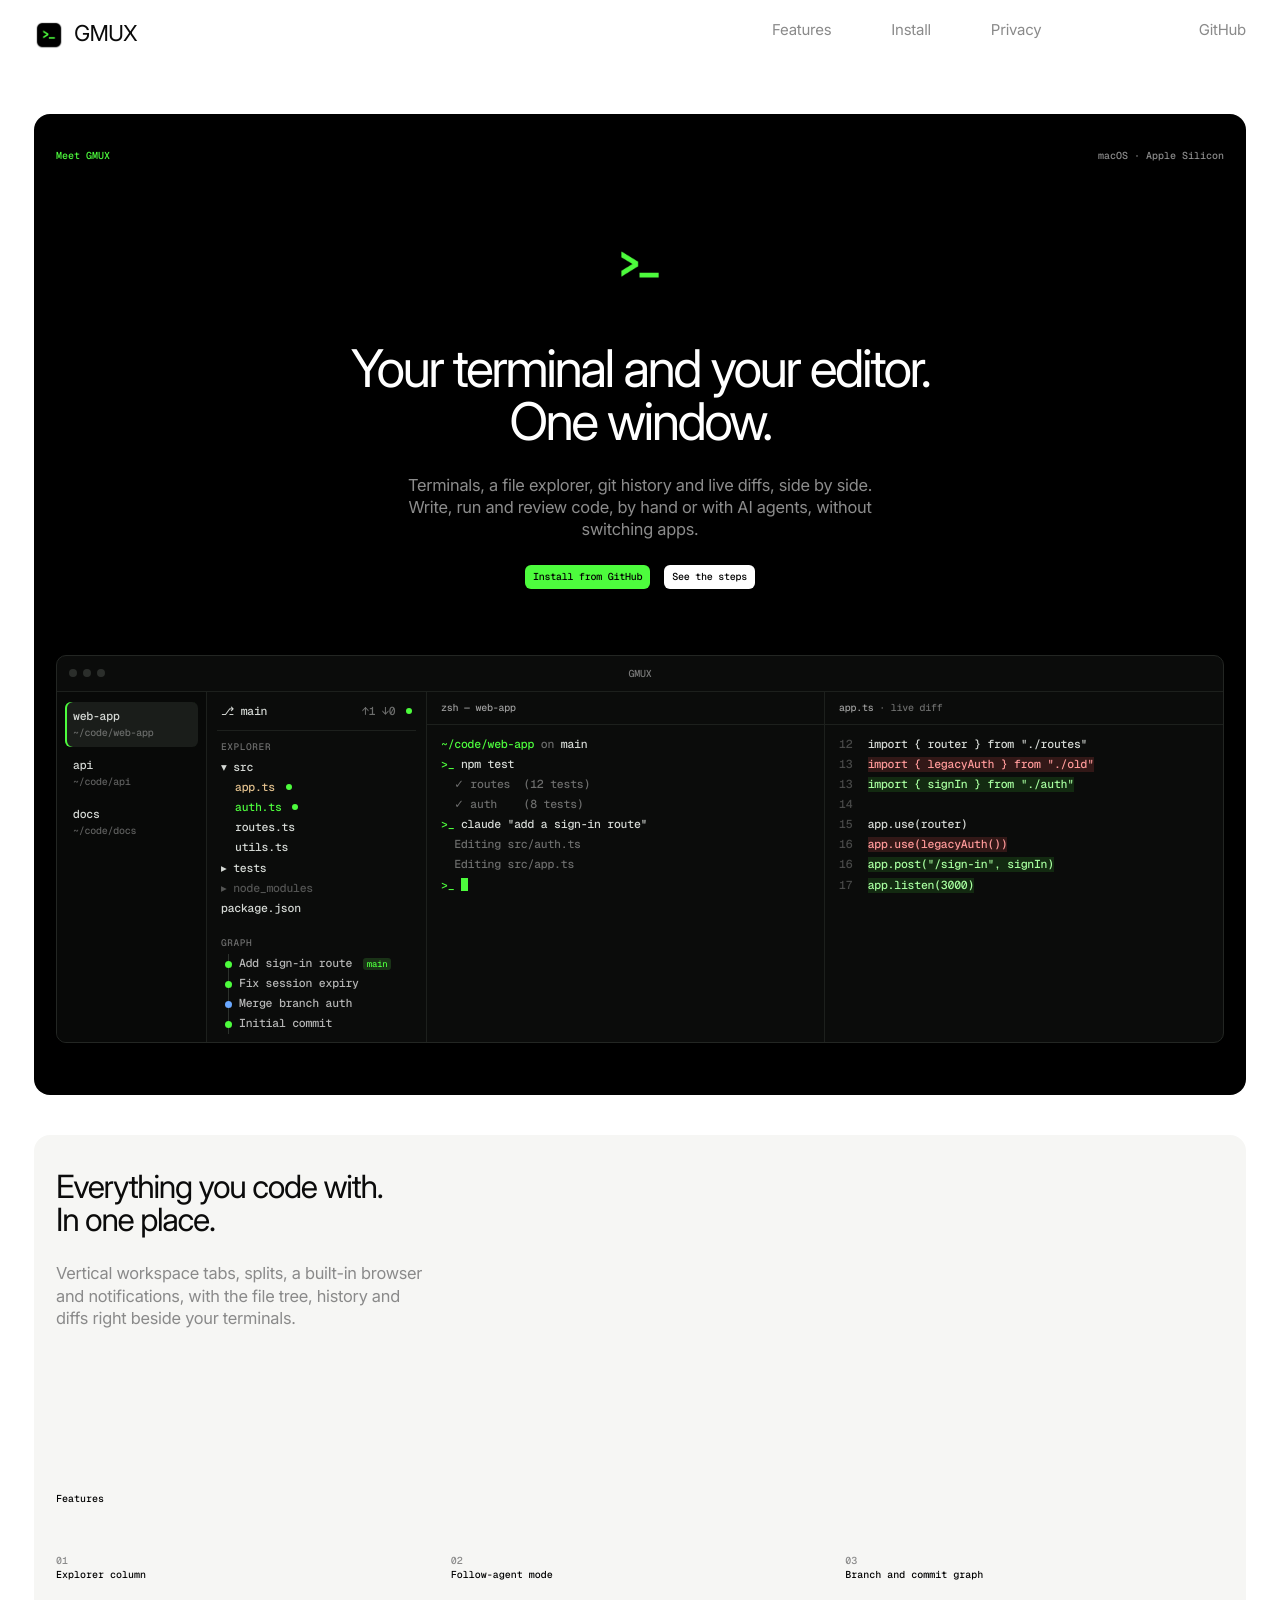
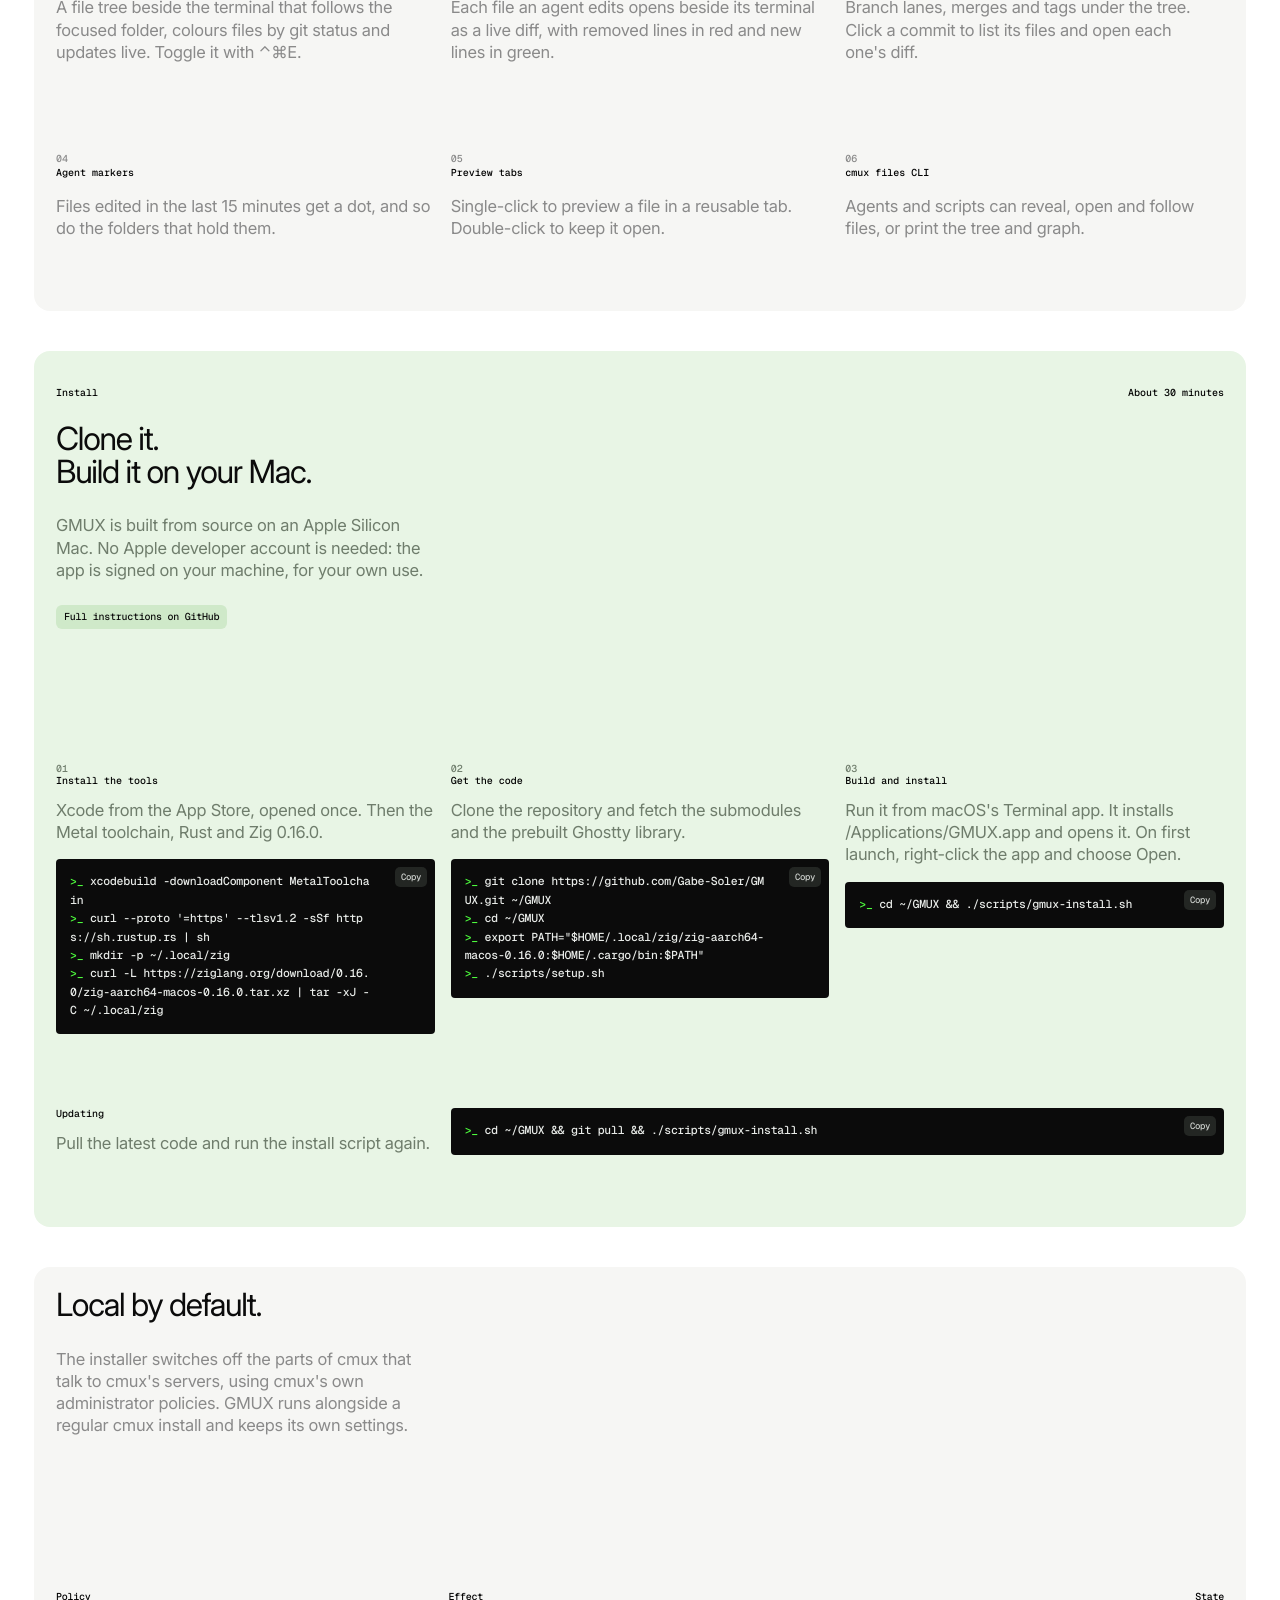
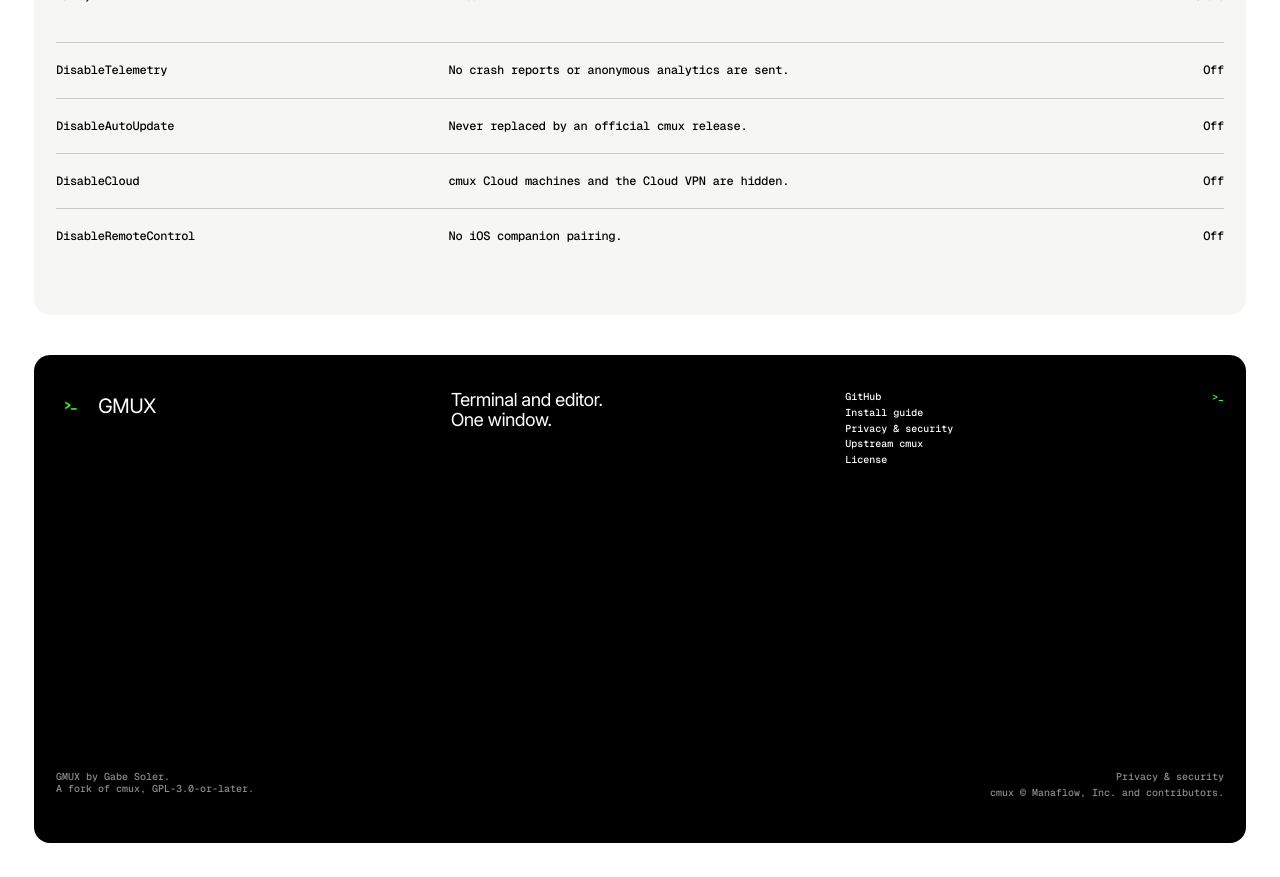
<file: index.html>
<!doctype html>
<html lang="en">
<head>
<meta charset="utf-8">
<meta name="viewport" content="width=device-width, initial-scale=1, viewport-fit=cover">
<title>GMUX</title>
<meta name="description" content="GMUX brings your terminal and your editor into one macOS window: terminals, a file explorer, git history and live diffs. Clone it from GitHub and build it on your Mac.">
<link rel="icon" type="image/png" href="favicon.png">
<link rel="apple-touch-icon" href="icon.png">
<meta property="og:title" content="GMUX">
<meta property="og:description" content="Your terminal and your editor. One window.">
<meta property="og:image" content="icon.png">
<link rel="preconnect" href="https://fonts.googleapis.com">
<link rel="preconnect" href="https://fonts.gstatic.com" crossorigin>
<link rel="stylesheet" href="https://fonts.googleapis.com/css2?family=Inter:opsz,wght@14..32,400;14..32,500&family=Geist+Mono:wght@500&display=swap">
<link rel="stylesheet" href="tokens.css">
<link rel="stylesheet" href="components.css">
<link rel="stylesheet" href="gmux.css">
<script>document.documentElement.classList.add('g-js')</script>
</head>
<body class="g-root">
<div class="g-site">

  <header class="g-header g-grid">
    <a class="g-logo" href="#"><img class="gmux-logo-img" src="icon.png" alt="">GMUX</a>
    <nav><a class="g-link" href="#features">Features</a><a class="g-link" href="#install">Install</a><a class="g-link" href="#privacy">Privacy</a></nav>
    <a class="g-header-end g-link" href="https://github.com/Gabe-Soler/GMUX">GitHub</a>
    <a class="g-burger" href="https://github.com/Gabe-Soler/GMUX" aria-label="GitHub" style="font-size:13.5px;color:var(--g-text)">GitHub</a>
  </header>

  <main class="g-stack">

    <!-- 1. hero: black card, text in the first third, terminal across thirds 2–3 -->
    <section class="g-card g-card--navy g-card--tall g-reveal">
      <div class="g-row g-ticks"><i class="g-tick"></i><i class="g-tick"></i><i class="g-tick"></i><i class="g-tick"></i></div>
      <div class="g-row g-row--tight g-grid">
        <p class="g-eyebrow g-green g-t1 g-m-l g-fade" style="--i:0">Meet GMUX</p>
        <p class="g-eyebrow g-t3 g-m-r g-end g-fade" style="--i:1;color:var(--g-on-dark-faded)">macOS · Apple Silicon</p>
      </div>
      <div class="g-row gmux-hero-head">
        <img class="gmux-big-icon g-fade" style="--i:0" src="icon.png" alt="GMUX app icon">
        <h1 class="g-xxl gmux-hero-title g-fade" style="--i:1">Your terminal and your editor.<br>One window.</h1>
        <p class="g-body gmux-hero-body g-fade" style="--i:2">Terminals, a file explorer, git history and live diffs, side by side. Write, run and review code, by hand or with AI agents, without switching apps.</p>
        <div class="g-actions gmux-hero-actions g-fade" style="--i:3">
          <a class="g-chip g-chip--green" href="https://github.com/Gabe-Soler/GMUX#run-gmux-locally">Install from GitHub</a>
          <a class="g-chip g-chip--white" href="#install">See the steps</a>
        </div>
      </div>
      <div class="g-row g-fade" style="--i:4">
        <!-- drawn app window: workspaces · explorer + graph · terminal · diff -->
        <div class="gmux-app" role="img" aria-label="The GMUX window: workspace tabs, a file explorer with git status, a terminal and a live diff, side by side">
          <div class="gmux-app-bar"><span class="gmux-dots"><i></i><i></i><i></i></span><span>GMUX</span><span></span></div>
          <div class="gmux-app-body">
            <aside class="gx-tabs">
              <div class="gx-tab is-on"><b>web-app</b><span>~/code/web-app</span></div>
              <div class="gx-tab"><b>api</b><span>~/code/api</span></div>
              <div class="gx-tab"><b>docs</b><span>~/code/docs</span></div>
            </aside>
            <aside class="gx-explorer">
              <div class="gx-branch"><span>⎇ main</span><span class="gx-dim">↑1 ↓0 <i class="gx-dot"></i></span></div>
              <div class="gx-head">Explorer</div>
              <div class="gx-row">▾ src</div>
              <div class="gx-row gx-in gx-mod">app.ts <i class="gx-dot"></i></div>
              <div class="gx-row gx-in gx-new">auth.ts <i class="gx-dot"></i></div>
              <div class="gx-row gx-in">routes.ts</div>
              <div class="gx-row gx-in">utils.ts</div>
              <div class="gx-row">▸ tests</div>
              <div class="gx-row gx-ign">▸ node_modules</div>
              <div class="gx-row">package.json</div>
              <div class="gx-head" style="margin-top:14px">Graph</div>
              <div class="gx-row gx-graph"><i class="gx-n"></i>Add sign-in route <span class="gx-tag">main</span></div>
              <div class="gx-row gx-graph"><i class="gx-n"></i>Fix session expiry</div>
              <div class="gx-row gx-graph"><i class="gx-n gx-n2"></i>Merge branch auth</div>
              <div class="gx-row gx-graph"><i class="gx-n"></i>Initial commit</div>
            </aside>
            <section class="gx-term">
              <div class="gx-pane-head">zsh — web-app</div>
<pre><span class="gx-g">~/code/web-app</span> <span class="gx-dim">on</span> main
<span class="gx-g">&gt;_</span> npm test
<span class="gx-dim">  ✓ routes  (12 tests)</span>
<span class="gx-dim">  ✓ auth    (8 tests)</span>
<span class="gx-g">&gt;_</span> claude "add a sign-in route"
<span class="gx-dim">  Editing src/auth.ts</span>
<span class="gx-dim">  Editing src/app.ts</span>
<span class="gx-g">&gt;_</span> <span class="gmux-cursor"></span></pre>
            </section>
            <section class="gx-diff">
              <div class="gx-pane-head">app.ts <span class="gx-dim">· live diff</span></div>
<pre><span class="gx-ln">12</span> import { router } from "./routes"
<span class="gx-ln">13</span> <span class="gx-del">import { legacyAuth } from "./old"</span>
<span class="gx-ln">13</span> <span class="gx-add">import { signIn } from "./auth"</span>
<span class="gx-ln">14</span>
<span class="gx-ln">15</span> app.use(router)
<span class="gx-ln">16</span> <span class="gx-del">app.use(legacyAuth())</span>
<span class="gx-ln">16</span> <span class="gx-add">app.post("/sign-in", signIn)</span>
<span class="gx-ln">17</span> <span class="gx-add">app.listen(3000)</span></pre>
            </section>
          </div>
        </div>
      </div>
      <div class="g-row g-ticks"><i class="g-tick"></i><i class="g-tick"></i><i class="g-tick"></i><i class="g-tick"></i></div>
    </section>

    <!-- 2. features trio -->
    <section id="features" class="g-card g-reveal">
      <div class="g-row g-ticks"><i class="g-tick"></i><i class="g-tick"></i><i class="g-tick"></i><i class="g-tick"></i></div>
      <div class="g-row g-row--tight g-grid">
        <div class="g-t1">
          <h2 class="g-title g-fade" style="--i:0">Everything you code with.<br>In one place.</h2>
          <p class="g-body g-fade" style="--i:1">Vertical workspace tabs, splits, a built-in browser and notifications, with the file tree, history and diffs right beside your terminals.</p>
        </div>
      </div>
      <div class="g-row g-ticks" style="padding-top:calc(150 * var(--g-u))"><i class="g-tick"></i><i class="g-tick"></i><i class="g-tick"></i><i class="g-tick"></i></div>
      <div class="g-row g-row--tight"><p class="g-eyebrow">Features</p></div>
      <div class="g-row g-grid" style="padding-top:calc(50 * var(--g-u))">
        <article class="g-t1 g-feature g-fade" style="--i:0"><p class="g-mono g-num">01</p><p class="g-mono">Explorer column</p><p class="g-body" style="max-width:none">A file tree beside the terminal that follows the focused folder, colours files by git status and updates live. Toggle it with ⌃⌘E.</p></article>
        <article class="g-t2 g-feature g-fade" style="--i:1"><p class="g-mono g-num">02</p><p class="g-mono">Follow-agent mode</p><p class="g-body" style="max-width:none">Each file an agent edits opens beside its terminal as a live diff, with removed lines in red and new lines in green.</p></article>
        <article class="g-t3 g-feature g-fade" style="--i:2"><p class="g-mono g-num">03</p><p class="g-mono">Branch and commit graph</p><p class="g-body" style="max-width:none">Branch lanes, merges and tags under the tree. Click a commit to list its files and open each one's diff.</p></article>
      </div>
      <div class="g-row g-ticks" style="padding-top:calc(60 * var(--g-u))"><i class="g-tick"></i><i class="g-tick"></i><i class="g-tick"></i><i class="g-tick"></i></div>
      <div class="g-row g-grid" style="padding-top:calc(30 * var(--g-u))">
        <article class="g-t1 g-feature g-fade" style="--i:0"><p class="g-mono g-num">04</p><p class="g-mono">Agent markers</p><p class="g-body" style="max-width:none">Files edited in the last 15 minutes get a dot, and so do the folders that hold them.</p></article>
        <article class="g-t2 g-feature g-fade" style="--i:1"><p class="g-mono g-num">05</p><p class="g-mono">Preview tabs</p><p class="g-body" style="max-width:none">Single-click to preview a file in a reusable tab. Double-click to keep it open.</p></article>
        <article class="g-t3 g-feature g-fade" style="--i:2"><p class="g-mono g-num">06</p><p class="g-mono">cmux files CLI</p><p class="g-body" style="max-width:none">Agents and scripts can reveal, open and follow files, or print the tree and graph.</p></article>
      </div>
      <div class="g-row g-ticks" style="padding-top:calc(50 * var(--g-u))"><i class="g-tick"></i><i class="g-tick"></i><i class="g-tick"></i><i class="g-tick"></i></div>
    </section>

    <!-- 3. install: pale green card, three steps on the thirds -->
    <section id="install" class="g-card g-card--mist g-reveal">
      <div class="g-row g-ticks"><i class="g-tick"></i><i class="g-tick"></i><i class="g-tick"></i><i class="g-tick"></i></div>
      <div class="g-row g-row--tight g-grid">
        <p class="g-eyebrow g-t1 g-m-l">Install</p><p class="g-eyebrow g-t3 g-m-r g-end">About 30 minutes</p>
        <div class="g-t1" style="margin-top:calc(-16 * var(--g-u))">
          <h2 class="g-title g-fade" style="--i:0">Clone it.<br>Build it on your Mac.</h2>
          <p class="g-body g-fade" style="--i:1">GMUX is built from source on an Apple Silicon Mac. No Apple developer account is needed: the app is signed on your machine, for your own use.</p>
          <div class="g-actions g-fade" style="--i:2;margin-top:24px"><a class="g-chip" href="https://github.com/Gabe-Soler/GMUX#run-gmux-locally">Full instructions on GitHub</a></div>
        </div>
      </div>
      <div class="g-row g-ticks" style="padding-top:calc(120 * var(--g-u))"><i class="g-tick"></i><i class="g-tick"></i><i class="g-tick"></i><i class="g-tick"></i></div>
      <div class="g-row g-row--tight g-grid">
        <article class="g-t1 g-fade" style="--i:0">
          <p class="g-mono" style="color:var(--g-text-mist)">01</p><p class="g-mono">Install the tools</p>
          <p class="g-body" style="max-width:none;margin-top:12px">Xcode from the App Store, opened once. Then the Metal toolchain, Rust and Zig 0.16.0.</p>
          <div class="gmux-code"><button class="gmux-copy" type="button">Copy</button><pre><span class="p">&gt;_</span> xcodebuild -downloadComponent MetalToolchain
<span class="p">&gt;_</span> curl --proto '=https' --tlsv1.2 -sSf https://sh.rustup.rs | sh
<span class="p">&gt;_</span> mkdir -p ~/.local/zig
<span class="p">&gt;_</span> curl -L https://ziglang.org/download/0.16.0/zig-aarch64-macos-0.16.0.tar.xz | tar -xJ -C ~/.local/zig</pre></div>
        </article>
        <article class="g-t2 g-fade" style="--i:1">
          <p class="g-mono" style="color:var(--g-text-mist)">02</p><p class="g-mono">Get the code</p>
          <p class="g-body" style="max-width:none;margin-top:12px">Clone the repository and fetch the submodules and the prebuilt Ghostty library.</p>
          <div class="gmux-code"><button class="gmux-copy" type="button">Copy</button><pre><span class="p">&gt;_</span> git clone https://github.com/Gabe-Soler/GMUX.git ~/GMUX
<span class="p">&gt;_</span> cd ~/GMUX
<span class="p">&gt;_</span> export PATH="$HOME/.local/zig/zig-aarch64-macos-0.16.0:$HOME/.cargo/bin:$PATH"
<span class="p">&gt;_</span> ./scripts/setup.sh</pre></div>
        </article>
        <article class="g-t3 g-fade" style="--i:2">
          <p class="g-mono" style="color:var(--g-text-mist)">03</p><p class="g-mono">Build and install</p>
          <p class="g-body" style="max-width:none;margin-top:12px">Run it from macOS's Terminal app. It installs /Applications/GMUX.app and opens it. On first launch, right-click the app and choose Open.</p>
          <div class="gmux-code"><button class="gmux-copy" type="button">Copy</button><pre><span class="p">&gt;_</span> cd ~/GMUX &amp;&amp; ./scripts/gmux-install.sh</pre></div>
        </article>
      </div>
      <div class="g-row g-ticks" style="padding-top:calc(60 * var(--g-u))"><i class="g-tick"></i><i class="g-tick"></i><i class="g-tick"></i><i class="g-tick"></i></div>
      <div class="g-row g-row--tight g-grid">
        <div class="g-t1"><p class="g-mono">Updating</p><p class="g-body" style="margin-top:12px">Pull the latest code and run the install script again.</p></div>
        <div class="g-t23"><div class="gmux-code" style="margin-top:0"><button class="gmux-copy" type="button">Copy</button><pre><span class="p">&gt;_</span> cd ~/GMUX &amp;&amp; git pull &amp;&amp; ./scripts/gmux-install.sh</pre></div></div>
      </div>
      <div class="g-row g-ticks" style="padding-top:calc(50 * var(--g-u))"><i class="g-tick"></i><i class="g-tick"></i><i class="g-tick"></i><i class="g-tick"></i></div>
    </section>

    <!-- 4. privacy: table of policies the installer turns on -->
    <section id="privacy" class="g-card g-reveal">
      <div class="g-row g-grid">
        <div class="g-t1"><i class="g-tick"></i><h2 class="g-title g-fade" style="--i:0">Local by default.</h2><p class="g-body g-fade" style="--i:1">The installer switches off the parts of cmux that talk to cmux's servers, using cmux's own administrator policies. GMUX runs alongside a regular cmux install and keeps its own settings.</p></div>
      </div>
      <div class="g-row g-ticks" style="padding-top:calc(140 * var(--g-u))"><i class="g-tick"></i><i class="g-tick"></i><i class="g-tick"></i><i class="g-tick"></i></div>
      <div class="g-row g-row--tight">
        <table class="g-table">
          <colgroup><col style="width:33.6%"><col><col style="width:8%"></colgroup>
          <thead><tr><th>Policy</th><th>Effect</th><th>State</th></tr></thead>
          <tbody>
            <tr><td>DisableTelemetry</td><td>No crash reports or anonymous analytics are sent.</td><td>Off</td></tr>
            <tr><td>DisableAutoUpdate</td><td>Never replaced by an official cmux release.</td><td>Off</td></tr>
            <tr><td>DisableCloud</td><td>cmux Cloud machines and the Cloud VPN are hidden.</td><td>Off</td></tr>
            <tr><td>DisableRemoteControl</td><td>No iOS companion pairing.</td><td>Off</td></tr>
          </tbody>
        </table>
      </div>
      <div class="g-row g-ticks" style="padding-top:calc(30 * var(--g-u))"><i class="g-tick"></i><i class="g-tick"></i><i class="g-tick"></i><i class="g-tick"></i></div>
    </section>

  </main>

  <footer class="g-card g-card--navy g-footer g-on-dark">
    <div class="g-row g-ticks"><i class="g-tick"></i><i class="g-tick"></i><i class="g-tick"></i><i class="g-tick"></i></div>
    <div class="g-row g-row--tight g-grid">
      <div class="g-t1 g-col" style="display:flex;align-items:flex-start;gap:12px"><img class="gmux-logo-img" src="icon.png" alt=""><span class="g-l" style="font-size:20px;color:#fff;line-height:30px">GMUX</span></div>
      <div class="g-t2 g-col"><p class="g-l">Terminal and editor.<br>One window.</p></div>
      <div class="g-t3a g-col g-mono">
        <a class="g-link" href="https://github.com/Gabe-Soler/GMUX">GitHub</a>
        <a class="g-link" href="https://github.com/Gabe-Soler/GMUX#run-gmux-locally">Install guide</a>
        <a class="g-link" href="privacy.html">Privacy &amp; security</a>
        <a class="g-link" href="https://github.com/manaflow-ai/cmux">Upstream cmux</a>
        <a class="g-link" href="https://github.com/Gabe-Soler/GMUX/blob/main/LICENSE">License</a>
      </div>
      <div class="g-t3b g-col g-mono g-end"><a class="g-link g-green" href="https://github.com/Gabe-Soler/GMUX">&gt;_</a></div>
    </div>
    <div class="g-row g-grid" style="padding-top:clamp(60px, calc(200 * var(--g-u)), 200px)">
      <p class="g-mono g-faded g-t1 g-m-l">GMUX by Gabe Soler.<br>A fork of cmux, GPL-3.0-or-later.</p>
      <p class="g-mono g-faded g-t3 g-m-r g-end"><a class="g-link" href="privacy.html">Privacy &amp; security</a>cmux © Manaflow, Inc. and contributors.</p>
    </div>
    <div class="g-row g-ticks"><i class="g-tick"></i><i class="g-tick"></i><i class="g-tick"></i><i class="g-tick"></i></div>
  </footer>
</div>

<script>
(() => {
  // reveal: fade cards in, stagger text, draw ticks left to right
  const els = document.querySelectorAll('.g-reveal');
  document.querySelectorAll('.g-reveal .g-ticks').forEach(r => r.querySelectorAll('.g-tick').forEach((t, i) => t.style.setProperty('--i', i)));
  if (!('IntersectionObserver' in window)) { els.forEach(e => e.classList.add('is-in')); }
  else {
    const io = new IntersectionObserver(es => es.forEach(e => { if (e.isIntersecting) { e.target.classList.add('is-in'); io.unobserve(e.target); } }), { threshold: .1 });
    els.forEach(e => io.observe(e));
  }
  // copy buttons: copy the commands without the >_ prompts
  document.querySelectorAll('.gmux-copy').forEach(btn => btn.addEventListener('click', async () => {
    const text = btn.nextElementSibling.textContent.split('\n').map(l => l.replace(/^>_\s*/, '')).join('\n');
    try { await navigator.clipboard.writeText(text); btn.textContent = 'Copied'; }
    catch { btn.textContent = 'Select'; }
    setTimeout(() => { btn.textContent = 'Copy'; }, 1400);
  }));
})();
</script>
</body>
</html>
</file>
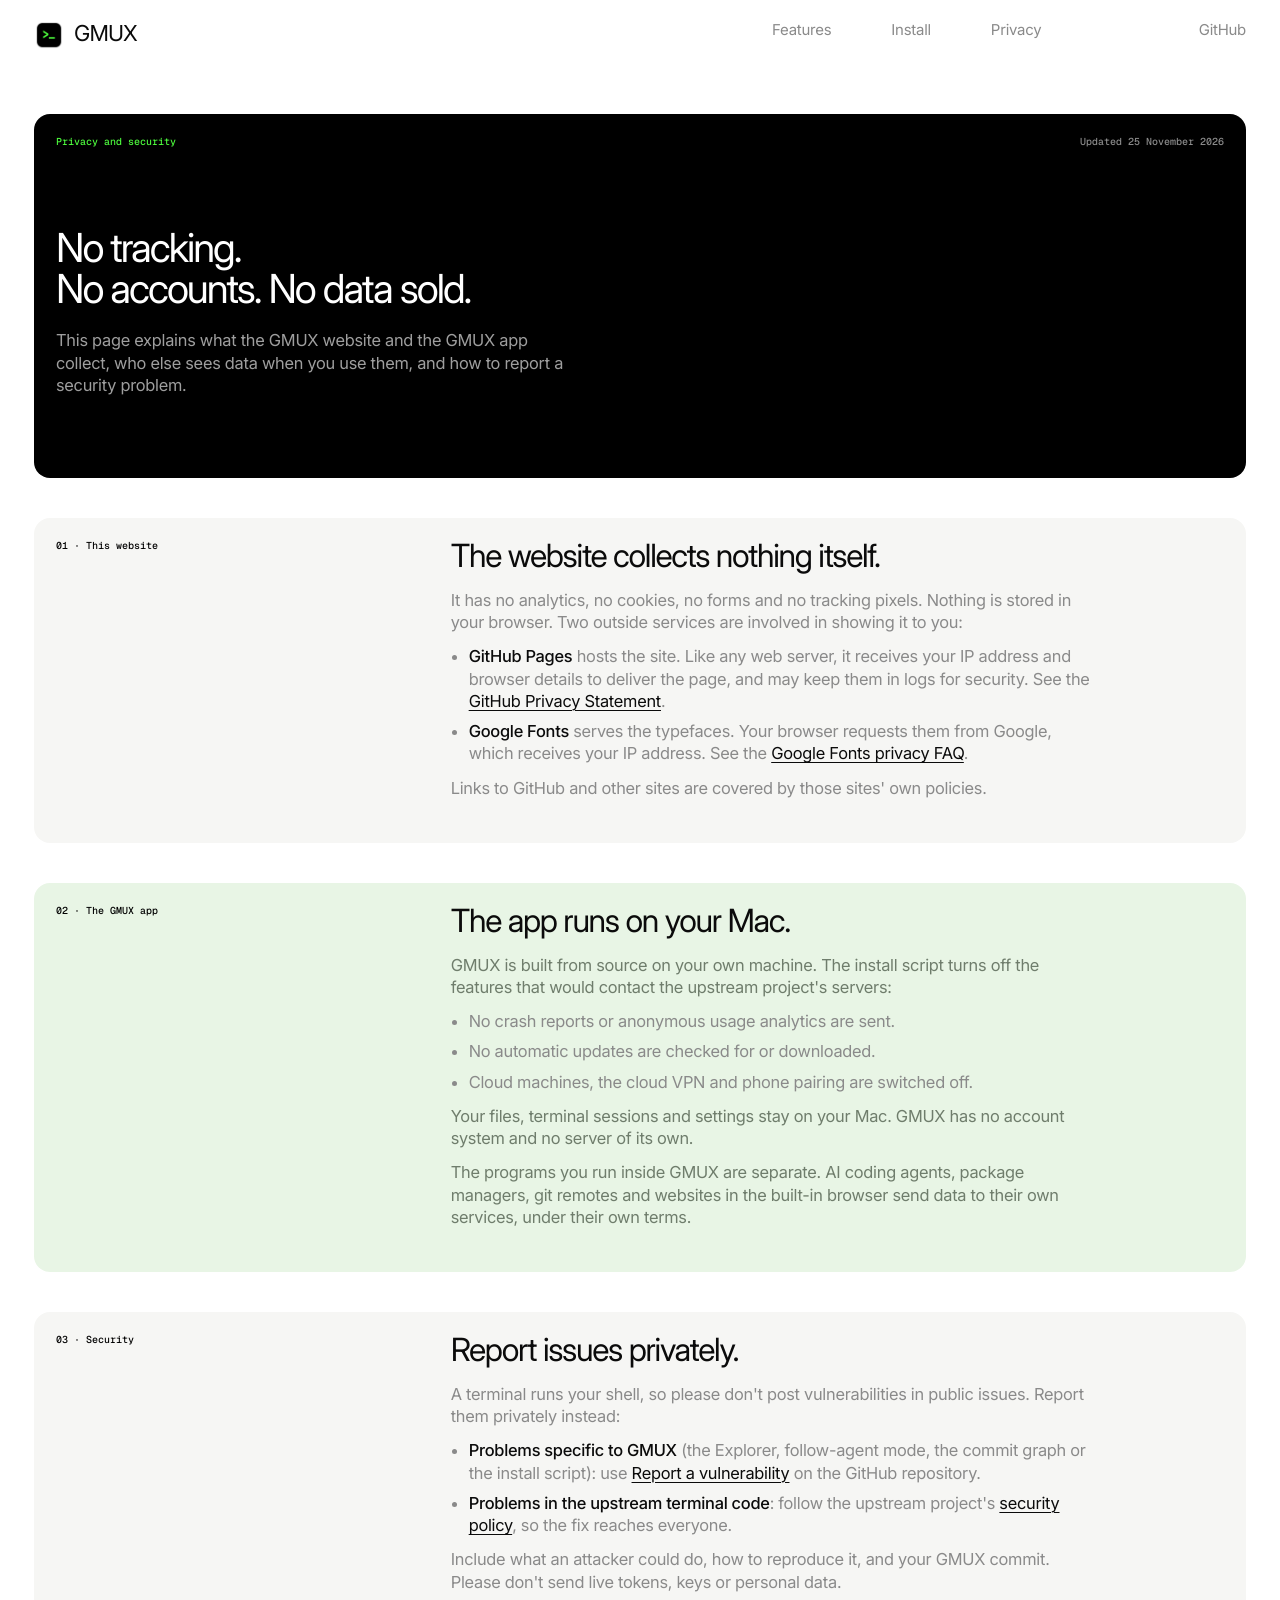
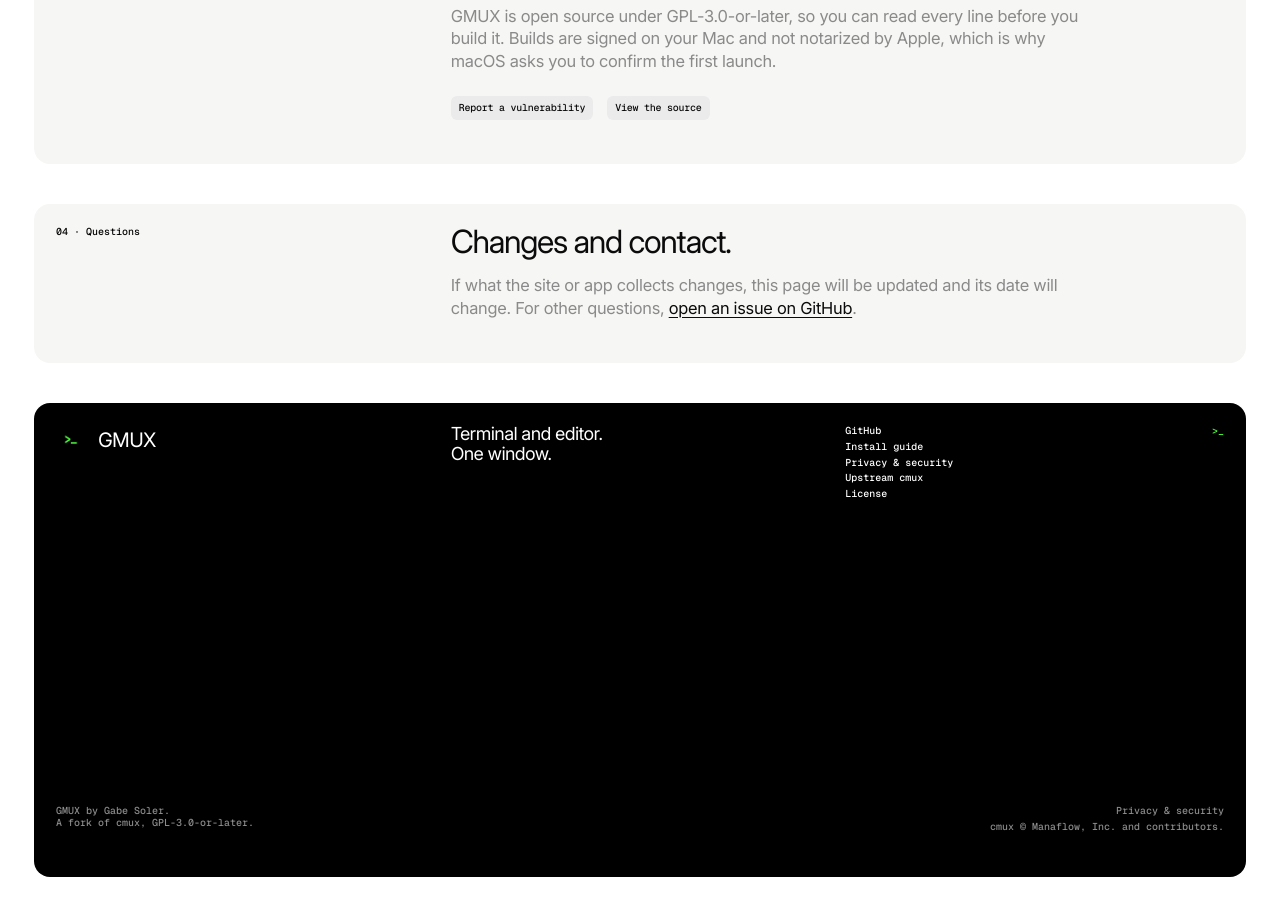
<file: privacy.html>
<!doctype html>
<html lang="en">
<head>
<meta charset="utf-8">
<meta name="viewport" content="width=device-width, initial-scale=1, viewport-fit=cover">
<title>Privacy and security · GMUX</title>
<meta name="description" content="What the GMUX website and app collect, and how to report a security issue.">
<link rel="icon" type="image/png" href="favicon.png">
<link rel="preconnect" href="https://fonts.googleapis.com">
<link rel="preconnect" href="https://fonts.gstatic.com" crossorigin>
<link rel="stylesheet" href="https://fonts.googleapis.com/css2?family=Inter:opsz,wght@14..32,400;14..32,500&family=Geist+Mono:wght@500&display=swap">
<link rel="stylesheet" href="tokens.css">
<link rel="stylesheet" href="components.css">
<link rel="stylesheet" href="gmux.css">
<style>
  .gp-section h2 { margin-bottom: 16px; }
  .gp-section .g-body { max-width: 640px; margin-top: 12px; }
  .gp-section ul { margin: 12px 0 0; padding-left: 18px; color: var(--g-text); max-width: 640px; }
  .gp-section li { margin-bottom: 8px; line-height: var(--g-lh-s); }
  .gp-section a:not(.g-chip) { color: var(--g-ink); text-decoration: underline; text-underline-offset: 3px; text-decoration-thickness: 1px; }
</style>
</head>
<body class="g-root">
<div class="g-site">

  <header class="g-header g-grid">
    <a class="g-logo" href="./"><img class="gmux-logo-img" src="icon.png" alt="">GMUX</a>
    <nav><a class="g-link" href="./#features">Features</a><a class="g-link" href="./#install">Install</a><a class="g-link" href="./#privacy">Privacy</a></nav>
    <a class="g-header-end g-link" href="https://github.com/Gabe-Soler/GMUX">GitHub</a>
    <a class="g-burger" href="./" aria-label="Home" style="font-size:13.5px;color:var(--g-text)">Home</a>
  </header>

  <main class="g-stack">

    <section class="g-card g-card--navy">
      <div class="g-row g-grid">
        <p class="g-eyebrow g-green g-t1 g-m-l">Privacy and security</p>
        <p class="g-eyebrow g-t3 g-m-r g-end" style="color:var(--g-on-dark-faded)">Updated 25 November 2026</p>
      </div>
      <div class="g-row" style="padding-top:80px">
        <h1 class="g-xxl" style="color:#fff">No tracking.<br>No accounts. No data sold.</h1>
        <p class="g-body" style="margin-top:20px;color:rgba(255,255,255,.62);max-width:560px">This page explains what the GMUX website and the GMUX app collect, who else sees data when you use them, and how to report a security problem.</p>
      </div>
      <div class="g-row" style="padding-top:60px"></div>
    </section>

    <section class="g-card gp-section">
      <div class="g-row g-grid">
        <div class="g-t1"><p class="g-mono">01 · This website</p></div>
        <div class="g-t23">
          <h2 class="g-title">The website collects nothing itself.</h2>
          <p class="g-body">It has no analytics, no cookies, no forms and no tracking pixels. Nothing is stored in your browser. Two outside services are involved in showing it to you:</p>
          <ul>
            <li><strong style="font-weight:500;color:var(--g-ink)">GitHub Pages</strong> hosts the site. Like any web server, it receives your IP address and browser details to deliver the page, and may keep them in logs for security. See the <a href="https://docs.github.com/en/site-policy/privacy-policies/github-general-privacy-statement">GitHub Privacy Statement</a>.</li>
            <li><strong style="font-weight:500;color:var(--g-ink)">Google Fonts</strong> serves the typefaces. Your browser requests them from Google, which receives your IP address. See the <a href="https://developers.google.com/fonts/faq/privacy">Google Fonts privacy FAQ</a>.</li>
          </ul>
          <p class="g-body">Links to GitHub and other sites are covered by those sites' own policies.</p>
        </div>
      </div>
      <div class="g-row"></div>
    </section>

    <section class="g-card g-card--mist gp-section">
      <div class="g-row g-grid">
        <div class="g-t1"><p class="g-mono">02 · The GMUX app</p></div>
        <div class="g-t23">
          <h2 class="g-title">The app runs on your Mac.</h2>
          <p class="g-body">GMUX is built from source on your own machine. The install script turns off the features that would contact the upstream project's servers:</p>
          <ul>
            <li>No crash reports or anonymous usage analytics are sent.</li>
            <li>No automatic updates are checked for or downloaded.</li>
            <li>Cloud machines, the cloud VPN and phone pairing are switched off.</li>
          </ul>
          <p class="g-body">Your files, terminal sessions and settings stay on your Mac. GMUX has no account system and no server of its own.</p>
          <p class="g-body">The programs you run inside GMUX are separate. AI coding agents, package managers, git remotes and websites in the built-in browser send data to their own services, under their own terms.</p>
        </div>
      </div>
      <div class="g-row"></div>
    </section>

    <section class="g-card gp-section">
      <div class="g-row g-grid">
        <div class="g-t1"><p class="g-mono">03 · Security</p></div>
        <div class="g-t23">
          <h2 class="g-title">Report issues privately.</h2>
          <p class="g-body">A terminal runs your shell, so please don't post vulnerabilities in public issues. Report them privately instead:</p>
          <ul>
            <li><strong style="font-weight:500;color:var(--g-ink)">Problems specific to GMUX</strong> (the Explorer, follow-agent mode, the commit graph or the install script): use <a href="https://github.com/Gabe-Soler/GMUX/security/advisories/new">Report a vulnerability</a> on the GitHub repository.</li>
            <li><strong style="font-weight:500;color:var(--g-ink)">Problems in the upstream terminal code</strong>: follow the upstream project's <a href="https://github.com/manaflow-ai/cmux/blob/main/SECURITY.md">security policy</a>, so the fix reaches everyone.</li>
          </ul>
          <p class="g-body">Include what an attacker could do, how to reproduce it, and your GMUX commit. Please don't send live tokens, keys or personal data.</p>
          <p class="g-body">GMUX is open source under GPL-3.0-or-later, so you can read every line before you build it. Builds are signed on your Mac and not notarized by Apple, which is why macOS asks you to confirm the first launch.</p>
          <div class="g-actions" style="margin-top:24px"><a class="g-chip" href="https://github.com/Gabe-Soler/GMUX/security/advisories/new">Report a vulnerability</a><a class="g-chip" href="https://github.com/Gabe-Soler/GMUX">View the source</a></div>
        </div>
      </div>
      <div class="g-row"></div>
    </section>

    <section class="g-card gp-section">
      <div class="g-row g-grid">
        <div class="g-t1"><p class="g-mono">04 · Questions</p></div>
        <div class="g-t23">
          <h2 class="g-title">Changes and contact.</h2>
          <p class="g-body">If what the site or app collects changes, this page will be updated and its date will change. For other questions, <a href="https://github.com/Gabe-Soler/GMUX/issues">open an issue on GitHub</a>.</p>
        </div>
      </div>
      <div class="g-row"></div>
    </section>

  </main>

  <footer class="g-card g-card--navy g-footer g-on-dark">
    <div class="g-row g-grid">
      <div class="g-t1 g-col" style="display:flex;align-items:flex-start;gap:12px"><img class="gmux-logo-img" src="icon.png" alt=""><span class="g-l" style="font-size:20px;color:#fff;line-height:30px">GMUX</span></div>
      <div class="g-t2 g-col"><p class="g-l">Terminal and editor.<br>One window.</p></div>
      <div class="g-t3a g-col g-mono">
        <a class="g-link" href="https://github.com/Gabe-Soler/GMUX">GitHub</a>
        <a class="g-link" href="https://github.com/Gabe-Soler/GMUX#run-gmux-locally">Install guide</a>
        <a class="g-link" href="privacy.html">Privacy &amp; security</a>
        <a class="g-link" href="https://github.com/manaflow-ai/cmux">Upstream cmux</a>
        <a class="g-link" href="https://github.com/Gabe-Soler/GMUX/blob/main/LICENSE">License</a>
      </div>
      <div class="g-t3b g-col g-mono g-end"><a class="g-link g-green" href="./">&gt;_</a></div>
    </div>
    <div class="g-row g-grid" style="padding-top:clamp(60px, 200px, 200px)">
      <p class="g-mono g-faded g-t1 g-m-l">GMUX by Gabe Soler.<br>A fork of cmux, GPL-3.0-or-later.</p>
      <p class="g-mono g-faded g-t3 g-m-r g-end"><a class="g-link" href="privacy.html">Privacy &amp; security</a>cmux © Manaflow, Inc. and contributors.</p>
    </div>
    <div class="g-row"></div>
  </footer>
</div>
</body>
</html>
</file>
<file: tokens.css>
/* Genesis-style tokens: measured from genesis.ai (rendered at 1440px and 390px, Oct 2026).
 *
 * Every size is a multiple of --g-u (the "unit"), so one token set serves every format:
 *   web page            --g-u: 1px   (values below equal the live site at 1440px)
 *   16:9 slide 1920w    --g-u: 2px
 *   16:9 slide 1280w    --g-u: 1.333px
 *   poster / social     --g-u: canvas-width / 720  (e.g. 1080w = 1.5px, A2 @150dpi 2480w = 3.44px)
 *   pptx / Keynote 13.33in deck  --g-u: 1pt (960pt wide canvas)
 *   print doc (A4/Letter)        --g-u: 0.75pt  (body 10.5pt, mono 7.5pt, title 24pt)
 * Set --g-u on <html> (style="--g-u:2px") for a whole-artifact format, or on any element that ALSO
 * has class "g-scale" (derived tokens are re-computed there). Setting --g-u on a plain child element
 * does nothing, because custom properties resolve var() where they are declared.
 */
:root { --g-u: 1px; }
:root, .g-scale {

  /* ── colour ───────────────────────────────────────────── */
  --g-page: #ffffff;          /* the page behind the cards */
  --g-card: #f6f6f4;          /* default card: warm off-white */
  --g-card-mist: #dee8eb;     /* "mist" card: pale blue-grey (about / mission / investors) */
  --g-card-navy: #1a1d34;     /* navy card: footer, dark statements */
  --g-ink: #1a1d34;           /* headlines + card titles (navy, never pure black) */
  --g-ink-hard: #111516;      /* hard ink on light media ("theme-dark") */
  --g-mono-ink: #000000;      /* mono labels on light cards */
  --g-text: #8a8a8a;          /* body / descriptions: mid grey */
  --g-text-mist: #7c828f;     /* body on the mist card (cooler grey) */
  --g-text-strong: #353a3b;   /* secondary text when grey is too faint */
  --g-on-dark: #dee8eb;       /* text on navy */
  --g-on-dark-faded: rgba(222,232,235,.6);
  --g-on-media: #ffffff;      /* text on photos / video */
  --g-on-media-faded: rgba(255,255,255,.6);
  --g-rule: #cacaca;          /* table/list row rules */
  --g-tick: #1a1d34;          /* the 14px registration ticks */

  /* chips (buttons) */
  --g-chip-gray: #ebebeb;     /* + ink text: default on light cards */
  --g-chip-dark: #282828;     /* + white text: on light media / hero */
  --g-chip-white: #ffffff;    /* + ink text: on dark media */
  --g-chip-blue: #cad4d9;     /* + ink text: on the mist card */
  --g-chip-glass: rgba(247,247,245,.2); /* + white text + blur(7px): on media */

  /* ── type ─────────────────────────────────────────────── */
  /* Originals: Scto Grotesk A (Schick Toolbox) + Aeonik Mono (CoType), both commercial.
     Free stand-ins: Inter + Geist Mono (Google Fonts). Tracking below is tuned for Inter;
     with licensed Scto Grotesk A use the measured values: title -.05em, l -.05em, s -.03em. */
  --g-sans: "Scto Grotesk A", "scto grotesk a - regular", "Inter", "Helvetica Neue", Arial, sans-serif;
  --g-mono: "Aeonik Mono", "aeonik mono - medium", "Geist Mono", "JetBrains Mono", ui-monospace, Menlo, monospace;

  /* sizes at --g-u = 1px are the desktop site exactly */
  --g-fs-mono: calc(10 * var(--g-u));      /* eyebrow, label, button, table cell, timecode */
  --g-fs-s: calc(14 * var(--g-u));         /* body, description, nav */
  --g-fs-m: calc(16 * var(--g-u));
  --g-fs-l: calc(18 * var(--g-u));         /* footer tagline, article body */
  --g-fs-title: calc(32 * var(--g-u));     /* card title (the "big" headline) */
  --g-fs-xxl: calc(40 * var(--g-u));       /* rare; hero statement on long pages */
  --g-fs-statement: calc(64 * var(--g-u)); /* off-site extension: posters/covers ONLY */

  --g-ls-title: -.04em;     /* Scto: -.05em (32px → -1.6px) */
  --g-ls-l: -.035em;        /* Scto: -.05em */
  --g-ls-s: -.015em;        /* Scto: -.03em (14px → -0.42px) */
  --g-lh-title: 1.02;
  --g-lh-s: 1.12;
  --g-lh-mono: 1.18;

  /* ── shape ────────────────────────────────────────────── */
  --g-r-card: calc(16 * var(--g-u));
  --g-r-media: calc(4 * var(--g-u));   /* images nested inside a card */
  --g-r-chip: calc(6 * var(--g-u));

  /* ── layout ───────────────────────────────────────────── */
  --g-site-pad: calc(34 * var(--g-u));   /* page edge → card (14px on phones) */
  --g-card-pad: calc(22 * var(--g-u));   /* card edge → content (18px on phones) */
  --g-gap: calc(16 * var(--g-u));        /* grid column gap (14px on phones) */
  --g-stack: calc(40 * var(--g-u));      /* vertical gap between cards */
  --g-cols: 12;                          /* 4 on phones / narrow posters */
  --g-tick-w: calc(14 * var(--g-u));
  --g-tick-h: max(1px, var(--g-u));
  --g-tick-gap: calc(14 * var(--g-u));   /* tick → text below it (10px on phones) */

  /* ── motion ───────────────────────────────────────────── */
  --g-ease-ui: ease-in-out;              /* .35s colour / underline / chip */
  --g-ease-slide: cubic-bezier(.33,1,.68,1);
  --g-fade: .4s ease-out;
  --g-fade-start: .6s;                   /* first item delay */
  --g-fade-step: .1s;                    /* per-item stagger */
}

@media (max-width: 899px) {
  :root:not(.g-fixed) {
    --g-site-pad: 14px;
    --g-card-pad: 18px;
    --g-gap: 14px;
    --g-cols: 4;
    --g-tick-gap: 10px;
    --g-fs-title: 22px;     /* card title drops to 22px / -0.069rem / 1.08 */
    --g-lh-title: 1.08;
    --g-fs-s: 13.5px;
  }
}

/* Dark mode: taken from the site's own color-scheme=dark rules */
/* fixed formats (decks, posters, print) opt out of auto-dark with class="g-fixed" on <html> */
@media (prefers-color-scheme: dark) {
  :root:not([data-theme="light"]):not(.g-fixed) { --g-page:#07070d; --g-card:#0e0f19; --g-card-mist:#10132a; --g-card-navy:#0e0f19;
    --g-ink:#ffffff; --g-mono-ink:#ffffff; --g-text:#c1c9cc; --g-text-mist:#7c828f;
    --g-tick:#dee8eb; --g-rule:#2a2d40; --g-chip-gray:#10132a; --g-chip-blue:#10132a; }
}
:root[data-theme="dark"] { --g-page:#07070d; --g-card:#0e0f19; --g-card-mist:#10132a; --g-card-navy:#0e0f19;
  --g-ink:#ffffff; --g-mono-ink:#ffffff; --g-text:#c1c9cc; --g-text-mist:#7c828f;
  --g-tick:#dee8eb; --g-rule:#2a2d40; --g-chip-gray:#10132a; --g-chip-blue:#10132a; }
</file>
<file: components.css>
/* Genesis-style components. Requires tokens.css. Every size goes through --g-u, so the same
   classes work for a web page, a 16:9 slide, a poster or a social tile. */

*,*::before,*::after{box-sizing:border-box}
.g-root, body.g-root{margin:0;background:var(--g-page);color:var(--g-ink);font-family:var(--g-sans);
  font-size:var(--g-fs-s);line-height:var(--g-lh-s);letter-spacing:var(--g-ls-s);
  -webkit-font-smoothing:antialiased;text-rendering:geometricPrecision}
:where(.g-root) :is(h1,h2,h3,h4,p){margin:0;font-weight:400}
.g-root h1,.g-root h2,.g-root h3{text-wrap:balance}
.g-root p{text-wrap:pretty}
.g-root img,.g-root video{display:block;max-width:100%}
:where(.g-root) a{color:inherit;text-decoration:none}

/* ── page frame ───────────────────────────────────────── */
.g-site{padding:0 var(--g-site-pad);max-width:2800px;margin:0 auto}
.g-stack{display:flex;flex-direction:column;gap:var(--g-stack)}

/* ── grid (12 cols desktop, 4 on phones) ──────────────── */
.g-grid{display:grid;grid-template-columns:repeat(var(--g-cols),minmax(0,1fr));column-gap:var(--g-gap);row-gap:calc(40 * var(--g-u))}
.g-pad{padding:var(--g-card-pad)}
.g-padx{padding-left:var(--g-card-pad);padding-right:var(--g-card-pad)}
/* placements: the card is read in THIRDS (cols 1 / 5 / 9). Text blocks
   rarely use more than one third; long statements may run 1/-1. */
.g-t1{grid-column:1/span 4}  .g-t2{grid-column:5/span 4}  .g-t3{grid-column:9/span 4}
.g-t1-narrow{grid-column:1/span 3}            /* hero text column */
.g-t3a{grid-column:9/span 3} .g-t3b{grid-column:12/span 1}   /* last third split 3+1 */
.g-t3-half-a{grid-column:9/span 2} .g-t3-half-b{grid-column:11/span 2}
.g-t23{grid-column:5/span 8} .g-t12{grid-column:1/span 8}
.g-full{grid-column:1/-1}
.g-end{justify-self:end;text-align:right}
@media (max-width:899px){
  :root:not(.g-fixed) :is(.g-t1,.g-t2,.g-t3,.g-t23,.g-t12,.g-t1-narrow){grid-column:1/-1}
  :root:not(.g-fixed) :is(.g-t3a,.g-t3-half-a){grid-column:1/span 3}
  :root:not(.g-fixed) :is(.g-t3b,.g-t3-half-b){grid-column:4/span 1}
  /* label pairs (eyebrow left, timecode/label right) stay on one line on phones */
  :root:not(.g-fixed) .g-m-l{grid-column:1/span 2;grid-row:1}
  :root:not(.g-fixed) .g-m-r{grid-column:3/span 2;grid-row:1;justify-self:end;text-align:right}
}
/* narrow fixed canvases (portrait stories, phone-width tiles) add .g-narrow to collapse thirds */
.g-narrow :is(.g-t1,.g-t2,.g-t3,.g-t23,.g-t12,.g-t1-narrow){grid-column:1/-1}
.g-narrow :is(.g-t3a,.g-t3-half-a){grid-column:1/span 3}
.g-narrow :is(.g-t3b,.g-t3-half-b){grid-column:4/span 1}

/* ── header ───────────────────────────────────────────── */
.g-header{padding-top:calc(20 * var(--g-u));padding-bottom:calc(64 * var(--g-u));align-items:start}
.g-header .g-logo{grid-column:1/span 4;display:flex;align-items:center;gap:calc(10 * var(--g-u));
  font-size:calc(22 * var(--g-u));letter-spacing:-.04em;color:var(--g-ink)}
.g-header nav{grid-column:5/span 6;display:flex;justify-content:flex-end;gap:calc(60 * var(--g-u))}
.g-header .g-header-end{grid-column:11/span 2;justify-self:end}
.g-header a{font-size:var(--g-fs-s);color:var(--g-text)}
.g-burger{display:none;background:none;border:0;padding:0;grid-column:4;justify-self:end;cursor:pointer}
@media (max-width:899px){
  :root:not(.g-fixed) .g-header{padding-top:58px;padding-bottom:40px}
  :root:not(.g-fixed) .g-header nav,:root:not(.g-fixed) .g-header .g-header-end{display:none}
  :root:not(.g-fixed) .g-burger{display:block}
  :root:not(.g-fixed) .g-header .g-logo{grid-column:1/span 3}
}

/* ── links: grey → ink, 1px underline grows out from the centre ─ */
.g-link{position:relative;transition:color .35s var(--g-ease-ui)}
.g-link::before{content:"";position:absolute;left:50%;top:calc(100% + 1px);width:0;height:1px;
  background:currentColor;opacity:.5;transition:width .35s var(--g-ease-ui),left .35s var(--g-ease-ui),opacity .35s var(--g-ease-ui)}
.g-link:hover,.g-link:focus-visible{color:var(--g-ink);outline:none}
.g-link:hover::before,.g-link:focus-visible::before{width:100%;left:0;opacity:1}
.g-on-dark .g-link:hover,.g-on-media .g-link:hover{color:#fff}

/* ── card: the unit everything lives in ────────────────── */
.g-card{position:relative;background:var(--g-card);border-radius:var(--g-r-card);overflow:hidden;
  display:flex;flex-direction:column;isolation:isolate}
.g-card--mist{background:var(--g-card-mist)}
.g-card--mist .g-body:not(.g-body--ink){color:var(--g-text-mist)}
.g-card--navy{background:var(--g-card-navy);color:var(--g-on-dark)}
.g-card--navy :is(.g-title,.g-l,.g-eyebrow,.g-mono,.g-body--ink){color:var(--g-on-dark)}
.g-card--navy .g-tick{background:var(--g-on-dark)}
.g-card--navy .g-faded,.g-card--navy .g-body{color:var(--g-on-dark-faded)}
.g-card--tall{min-height:calc(720 * var(--g-u))}
.g-card--169{aspect-ratio:16/9}
@media (max-width:899px){
  :root:not(.g-fixed) .g-card--tall{min-height:min(620px,78svh)}
  :root:not(.g-fixed) .g-footer .g-col{min-height:0}
  :root:not(.g-fixed) .g-card--169{aspect-ratio:9/16}
}
/* rows inside a card: top (eyebrow+ticks), middle (flex), bottom (ticks) */
.g-row{padding:var(--g-card-pad) var(--g-card-pad) 0}
.g-row:last-child{padding-bottom:var(--g-card-pad)}
.g-row--tight{padding-top:var(--g-tick-gap)}   /* text row hanging under a tick row */
.g-grow{flex:1}
.g-row--end{margin-top:auto}

/* media card: full-bleed image/video behind the rows */
.g-card--media{background:#000;color:var(--g-on-media)}
.g-card--media > .g-bg{position:absolute;inset:0;z-index:-1}
.g-card--media > .g-bg img,.g-card--media > .g-bg video{width:100%;height:100%;object-fit:cover}
.g-card--media :is(.g-title,.g-eyebrow,.g-mono,.g-body,.g-l,.g-statement,.g-figure){color:var(--g-on-media)}
.g-card--media .g-tick{background:var(--g-on-media)}
.g-card--media .g-faded{color:var(--g-on-media-faded)}
/* light media (white studio render): flip back to ink */
.g-card--media.g-light :is(.g-title,.g-eyebrow,.g-mono,.g-body,.g-l,.g-statement,.g-figure){color:#111516}
.g-card--media.g-light .g-tick{background:#111516}
/* mix-blend variant used on the site for text over busy footage */
.g-card--media.g-difference .g-content{mix-blend-mode:difference}

/* nested media (inside a card) gets the small radius */
.g-img{border-radius:var(--g-r-media);overflow:hidden;background:#d9d9d6}
.g-img img,.g-img video{width:100%;height:100%;object-fit:cover}

/* ── registration ticks (the signature) ──────────────────
   A 14×1 dash sits above every text block, and a row of four ticks marks
   the thirds (cols 1 / 5 / 9) plus the right edge at a card's top,
   middle and bottom. Markup: <div class="g-ticks"><i class="g-tick"></i>×4</div> */
.g-tick{display:block;width:var(--g-tick-w);height:var(--g-tick-h);background:var(--g-tick);
  margin-bottom:var(--g-tick-gap);transform-origin:left}
.g-tick--bottom{margin:calc(12 * var(--g-u)) 0 0}
.g-tick--compact{margin-bottom:calc(8 * var(--g-u))}
.g-ticks{display:grid;grid-template-columns:repeat(3,minmax(0,1fr));column-gap:var(--g-gap)}
.g-ticks > .g-tick{margin:0;grid-row:1}
/* a tick row inside a .g-grid: pull the next grid row up to the normal tick gap */
.g-grid > .g-ticks{margin-bottom:calc(var(--g-tick-gap) - 40 * var(--g-u))}
.g-ticks > .g-tick:nth-child(1){grid-column:1}
.g-ticks > .g-tick:nth-child(2){grid-column:2}
.g-ticks > .g-tick:nth-child(3){grid-column:3}
.g-ticks > .g-tick:nth-child(4){grid-column:3;justify-self:end;transform-origin:right}
@media (max-width:899px){
  :root:not(.g-fixed) .g-ticks{grid-template-columns:1fr 1fr}
  :root:not(.g-fixed) .g-ticks > .g-tick:nth-child(2),:root:not(.g-fixed) .g-ticks > .g-tick:nth-child(3){display:none}
  :root:not(.g-fixed) .g-ticks > .g-tick:nth-child(4){grid-column:2}
}
.g-narrow .g-ticks{grid-template-columns:1fr 1fr}
.g-narrow .g-ticks > .g-tick:nth-child(2),.g-narrow .g-ticks > .g-tick:nth-child(3){display:none}
.g-narrow .g-ticks > .g-tick:nth-child(4){grid-column:2}

/* ── type ─────────────────────────────────────────────── */
.g-eyebrow,.g-mono{font-family:var(--g-mono);font-weight:500;font-size:var(--g-fs-mono);
  line-height:var(--g-lh-mono);letter-spacing:0;color:var(--g-mono-ink)}
.g-title{font-size:var(--g-fs-title);line-height:var(--g-lh-title);letter-spacing:var(--g-ls-title);color:var(--g-ink)}
.g-xxl{font-size:var(--g-fs-xxl);line-height:1.02;letter-spacing:-.05em;color:var(--g-ink)}
.g-statement{font-size:var(--g-fs-statement);line-height:1;letter-spacing:-.055em;color:var(--g-ink)}
.g-l{font-size:var(--g-fs-l);line-height:1.12;letter-spacing:var(--g-ls-l);color:var(--g-ink)}
.g-body{font-size:var(--g-fs-s);line-height:var(--g-lh-s);letter-spacing:var(--g-ls-s);color:var(--g-text);max-width:calc(330 * var(--g-u))}
.g-body--ink{color:var(--g-ink)}
.g-faded{color:var(--g-text)}
.g-measure{max-width:calc(330 * var(--g-u))}
.g-title + .g-body,.g-xxl + .g-body,.g-statement + .g-body{margin-top:calc(26 * var(--g-u))}
.g-body + .g-actions{margin-top:calc(24 * var(--g-u))}

/* ── chips (buttons): 24px tall, 6px radius, mono 10px ──── */
.g-actions{display:flex;flex-wrap:wrap;gap:calc(14 * var(--g-u))}
.g-chip{position:relative;display:inline-flex;align-items:center;gap:calc(8 * var(--g-u));
  height:calc(24 * var(--g-u));padding:0 calc(8 * var(--g-u));border:0;border-radius:var(--g-r-chip);
  font-family:var(--g-mono);font-weight:500;font-size:var(--g-fs-mono);line-height:1;white-space:nowrap;
  color:var(--g-ink);background:var(--g-chip-gray);cursor:pointer;
  transition:padding-right .35s,color .35s,background-color .35s}
.g-chip::before{content:"";position:absolute;inset:calc(-2 * var(--g-u));border-radius:var(--g-r-chip);
  border:1px solid var(--g-chip-gray);opacity:0;transition:opacity .35s}
.g-chip::after{content:"→";position:absolute;right:calc(8 * var(--g-u));opacity:0;transition:opacity .1s}
.g-chip:hover{padding-right:calc(30 * var(--g-u))}
.g-chip:hover::after{opacity:1;transition:opacity .3s .2s}
.g-chip:focus-visible{outline:none}
.g-chip:focus-visible::before{opacity:1}
.g-chip--dark{background:var(--g-chip-dark);color:#fff}
.g-chip--dark::before{border-color:var(--g-chip-dark)}
.g-chip--white{background:var(--g-chip-white);color:#1a1d34}
.g-chip--white::before{border-color:#fff}
.g-chip--blue{background:var(--g-chip-blue);color:#1a1d34}
.g-chip--blue::before{border-color:var(--g-chip-blue)}
.g-chip--glass{background:var(--g-chip-glass);color:#fff;-webkit-backdrop-filter:blur(7px);backdrop-filter:blur(7px)}
.g-chip--glass::before{border-color:rgba(247,247,245,.2)}
.g-chip--glass:hover{padding-right:calc(8 * var(--g-u))}
.g-chip--glass:hover::after{opacity:0}
.g-chip.is-active{background:#fff;color:#1a1d34}

/* small square arrow button (carousel prev/next) */
.g-arrow{display:inline-flex;align-items:center;justify-content:center;width:calc(18 * var(--g-u));height:calc(18 * var(--g-u));
  border:0;border-radius:var(--g-r-chip);background:var(--g-chip-gray);color:var(--g-ink);font-size:var(--g-fs-mono);cursor:pointer}

/* ── feature trio: image, 01, mono title, grey description ─ */
.g-feature .g-img{aspect-ratio:432/300;margin-bottom:calc(16 * var(--g-u))}
.g-feature .g-num{color:var(--g-text);margin-bottom:calc(2 * var(--g-u))}
.g-feature .g-mono + .g-body{margin-top:calc(16 * var(--g-u))}

/* ── table / list: mono cells, hairline rules, columns on the thirds ─ */
.g-table{width:100%;border-collapse:collapse}
.g-table th,.g-table td{font-family:var(--g-mono);font-weight:500;font-size:var(--g-fs-mono);line-height:var(--g-lh-mono);
  text-align:left;vertical-align:top;padding:calc(20 * var(--g-u)) var(--g-gap) calc(20 * var(--g-u)) 0;color:var(--g-mono-ink)}
.g-table th{padding-top:0;padding-bottom:calc(40 * var(--g-u));border-bottom:1px solid var(--g-rule);font-weight:500}
.g-table td{border-bottom:1px solid var(--g-rule)}
.g-table tr:last-child td{border-bottom:0}
.g-table td:last-child,.g-table th:last-child{text-align:right;padding-right:0}
.g-table .g-sub{display:block;color:var(--g-text)}
.g-table tr{transition:opacity .35s}
.g-table tbody:hover tr{opacity:.45}
.g-table tbody tr:hover{opacity:1}

/* key figure (off-site extension, for decks/posters that need numbers) */
.g-figure{font-size:calc(64 * var(--g-u));line-height:1;letter-spacing:-.06em;color:var(--g-ink)}
.g-figure sup{font-size:.4em;letter-spacing:0;vertical-align:top;margin-left:.06em}

/* ── form (from the waitlist modal) ───────────────────── */
.g-field{display:block;width:100%;background:none;border:0;border-bottom:1px solid var(--g-rule);
  padding:0 0 calc(10 * var(--g-u));margin-bottom:calc(40 * var(--g-u));font:inherit;
  font-size:var(--g-fs-l);letter-spacing:-.05em;color:var(--g-ink)}
.g-field::placeholder{color:var(--g-text)}
.g-field:focus{outline:none;border-bottom-color:var(--g-ink)}
.g-on-dark .g-field{color:#fff;border-bottom-color:rgba(255,255,255,.3)}
.g-on-dark .g-field::placeholder{color:#fff9}

/* ── footer (a navy card) ─────────────────────────────── */
.g-footer{margin:var(--g-stack) 0 var(--g-site-pad)}
.g-footer .g-col{min-height:calc(180 * var(--g-u))}
.g-footer a{display:block;padding-bottom:calc(4 * var(--g-u))}

/* ── motion ───────────────────────────────────────────── */
.g-js .g-reveal .g-fade{opacity:0}
.g-js .g-reveal.is-in .g-fade{opacity:1;transition:opacity var(--g-fade);
  transition-delay:calc(var(--g-fade-start) + var(--g-fade-step) * var(--i, 0))}
.g-js .g-reveal .g-tick{transform:scaleX(0)}
.g-js .g-reveal.is-in .g-tick{transform:scaleX(1);transition:transform .4s ease-in-out;
  transition-delay:calc(var(--g-fade-step) * var(--i, 0))}
.g-js .g-reveal.g-card{opacity:0}
.g-js .g-reveal.g-card.is-in{opacity:1;transition:opacity .6s ease-out}
@media (prefers-reduced-motion:reduce){
  .g-js .g-reveal .g-fade,.g-js .g-reveal.g-card{opacity:1!important;transition:none!important}
  .g-js .g-reveal .g-tick{transform:none!important;transition:none!important}
  .g-chip,.g-link,.g-link::before{transition:none}
}

/* ── fixed-canvas formats (slides, posters, social) ───── */
.g-fixed .g-root, .g-fixed body{margin:0}
.g-canvas{position:relative;overflow:hidden;background:var(--g-page);width:var(--g-w);height:var(--g-h);
  padding:var(--g-site-pad);display:flex;flex-direction:column;gap:var(--g-stack)}
.g-canvas > .g-card{flex:1;min-height:0}
.g-slide{--g-w:1920px;--g-h:1080px;--g-site-pad:48px;--g-stack:32px}  /* pair with <html style="--g-u:2px"> */
.g-narrow{--g-cols:4}
/* placeholder for imagery in examples ONLY: a soft high-key studio gradient.
   Shipped work uses the project's own photos / renders. */
.g-ph{background:radial-gradient(120% 90% at 78% 70%,#141414 0 34%,#3a3a3a 46%,#d8d8d6 62%,#efefed 80%)}
.g-ph--room{background:linear-gradient(180deg,#5d6066 0%,#8b8a86 45%,#b39572 70%,#6f5a44 100%)}
.g-ph--soft{background:radial-gradient(70% 80% at 50% 60%,#2b2b2b 0 22%,#9a9a98 48%,#e9e9e7 75%)}
.g-ph--dark{background:linear-gradient(160deg,#3d4246 0%,#24282b 55%,#121416 100%)}
</file>
<file: gmux.css>
/* GMUX theme: the Genesis system recoloured to black, white and the icon's green (#4dfc3d).
   Navy becomes black, mist becomes a pale green, and green appears only on black. */
:root, .g-scale {
  --gmux-green: #4dfc3d;
  --gmux-green-dim: rgba(77,252,61,.55);
  --g-page: #ffffff;
  --g-card: #f6f6f4;
  --g-card-mist: #e8f5e5;
  --g-card-navy: #000000;
  --g-ink: #0b0b0b;
  --g-mono-ink: #000000;
  --g-text: #8a8a8a;
  --g-text-mist: #6f7d6c;
  --g-on-dark: #ffffff;
  --g-on-dark-faded: rgba(255,255,255,.55);
  --g-tick: #0b0b0b;
  --g-chip-blue: #cfe9c9;
}
@media (prefers-color-scheme: dark) {
  :root:not([data-theme="light"]):not(.g-fixed) {
    --g-page:#050505; --g-card:#111211; --g-card-mist:#0d1a0c; --g-card-navy:#000000;
    --g-ink:#ffffff; --g-mono-ink:#ffffff; --g-text:#a4a8a4; --g-text-mist:#9fb09b;
    --g-tick:#ffffff; --g-rule:#2a2d2a; --g-chip-gray:#1d1f1d; --g-chip-blue:#1a3317;
  }
}
:root[data-theme="dark"] {
  --g-page:#050505; --g-card:#111211; --g-card-mist:#0d1a0c; --g-card-navy:#000000;
  --g-ink:#ffffff; --g-mono-ink:#ffffff; --g-text:#a4a8a4; --g-text-mist:#9fb09b;
  --g-tick:#ffffff; --g-rule:#2a2d2a; --g-chip-gray:#1d1f1d; --g-chip-blue:#1a3317;
}
@media (prefers-color-scheme: dark) {
  :root:not([data-theme="light"]) .g-card--navy { outline:1px solid #1f231f; }
}

/* black cards: white type, green ticks */
.g-card--navy .g-tick { background: var(--gmux-green); }
.g-card--navy .g-eyebrow.g-green, .g-green { color: var(--gmux-green) !important; }

/* green chip: black text on the icon green, for the one primary action */
.g-chip--green { background: var(--gmux-green); color: #000; }
.g-chip--green::before { border-color: var(--gmux-green); }
.g-chip--white { color: #000; }
.g-card--mist .g-chip { background: var(--g-chip-blue); color: var(--g-ink); }

/* header logo */
.gmux-logo-img { width: 30px; height: 30px; border-radius: 7px; display:block; }

/* terminal panel: the site's "imagery" */
.gmux-term { background: #0b0b0b; border: 1px solid #1c1f1c; border-radius: var(--g-r-media);
  font-family: var(--g-mono); font-weight: 500; font-size: calc(12 * var(--g-u)); line-height: 1.7;
  color: #e9ece9; overflow: hidden; }
.gmux-term-bar { display:flex; align-items:center; justify-content:space-between; gap:12px;
  padding: 10px 14px; border-bottom: 1px solid #1c1f1c; font-size: var(--g-fs-mono); color: rgba(255,255,255,.45); }
.gmux-dots { display:flex; gap:6px; }
.gmux-dots i { width:8px; height:8px; border-radius:50%; background:#2b2e2b; display:block; }
.gmux-term pre { margin:0; padding: 18px 16px 22px; white-space: pre-wrap; word-break: break-word; }
.gmux-term .p { color: var(--gmux-green); }
.gmux-term .c { color: rgba(255,255,255,.4); }
.gmux-cursor { display:inline-block; width:.6em; height:1.1em; vertical-align:-.2em; background: var(--gmux-green);
  animation: gmux-blink 1.1s steps(1) infinite; }
@keyframes gmux-blink { 50% { opacity: 0; } }
@media (prefers-reduced-motion: reduce) { .gmux-cursor { animation: none; } }

/* step code blocks inside the light cards */
.gmux-code { position: relative; margin-top: 16px; background: #0b0b0b; border-radius: var(--g-r-media); }
.gmux-code pre { margin:0; padding: 14px 14px 14px; padding-right: 64px; font-family: var(--g-mono); font-weight:500;
  font-size: var(--g-fs-mono); line-height: 1.6; color: #e9ece9; white-space: pre-wrap; word-break: break-all; }
.gmux-code pre .p { color: var(--gmux-green); }
.gmux-copy { position:absolute; top:8px; right:8px; height:20px; padding:0 6px; border:0; border-radius: 5px;
  font-family: var(--g-mono); font-weight:500; font-size: 9px; background:#232623; color:#cfd3cf; cursor:pointer;
  transition: background-color .35s, color .35s; }
.gmux-copy:hover { background: var(--gmux-green); color:#000; }

.gmux-big-icon { width: calc(120 * var(--g-u)); height: auto; border-radius: calc(26 * var(--g-u)); }
@media (max-width: 899px) { .gmux-hide-phone { display:none; } }

/* readability: larger paragraph text than the Genesis default (14px) */
:root { --g-fs-s: 16.5px; --g-lh-s: 1.35; }
.g-body { max-width: 400px; }
.g-header a { font-size: 15px; }
.g-table td { font-size: 12px; }
.gmux-code pre { font-size: 11.5px; }
.gmux-term { font-size: 13px; }
@media (max-width: 899px) {
  :root:not(.g-fixed) { --g-fs-s: 16px; }
}

/* no registration ticks on this site */
.g-tick { display: none !important; }

/* ── hero: centred icon + headline, drawn app window below ── */
.gmux-hero-head { display:flex; flex-direction:column; align-items:center; text-align:center; padding-top: 56px; }
.gmux-hero-head .gmux-big-icon { width: 96px; border-radius: 22px; margin-bottom: 28px; }
.gmux-hero-title { color:#fff; font-size: clamp(30px, 4.2vw, 52px); }
.gmux-hero-body { color: rgba(255,255,255,.62); margin: 20px auto 0; max-width: 520px; }
.gmux-hero-actions { justify-content:center; margin-top: 26px; }

.gmux-app { margin: 44px auto 8px; max-width: 1180px; background:#0b0c0b; border:1px solid #232623; border-radius: 10px;
  overflow:hidden; font-family: var(--g-mono); font-weight:500; font-size: 11.5px; line-height: 1.75; color:#d6dad6; text-align:left; }
.gmux-app-bar { display:grid; grid-template-columns: 1fr auto 1fr; align-items:center; padding: 9px 12px; border-bottom:1px solid #1d201d;
  font-size: 10px; color: rgba(255,255,255,.45); }
.gmux-app-body { display:grid; grid-template-columns: 150px 220px minmax(0,1fr) minmax(0,1fr); min-height: 330px; }
.gmux-app-body > * { border-right:1px solid #1d201d; min-width:0; }
.gmux-app-body > *:last-child { border-right:0; }
.gmux-app pre { margin:0; padding: 10px 14px 14px; font: inherit; white-space: pre; overflow:hidden; }
.gx-dim { color: rgba(255,255,255,.4); }
.gx-g { color: var(--gmux-green); }
.gx-tabs { padding: 10px 8px; background:#080908; }
.gx-tab { padding: 7px 8px; border-radius: 6px; margin-bottom: 4px; line-height:1.35; }
.gx-tab b { display:block; font-weight:500; color:#d6dad6; }
.gx-tab span { color: rgba(255,255,255,.35); font-size: 10px; }
.gx-tab.is-on { background:#1a1d1a; box-shadow: inset 2px 0 0 var(--gmux-green); }
.gx-explorer { padding: 8px 10px; }
.gx-branch { display:flex; justify-content:space-between; padding: 2px 4px 8px; border-bottom:1px solid #1d201d; margin-bottom: 6px; }
.gx-head { font-size: 9.5px; letter-spacing:.06em; text-transform: uppercase; color: rgba(255,255,255,.4); padding: 2px 4px; }
.gx-row { padding: 0 4px; white-space: nowrap; overflow:hidden; text-overflow: ellipsis; }
.gx-in { padding-left: 18px; }
.gx-mod { color:#e2c08d; }
.gx-new { color: var(--gmux-green); }
.gx-ign { color: rgba(255,255,255,.3); }
.gx-dot { display:inline-block; width:6px; height:6px; border-radius:50%; background: var(--gmux-green); vertical-align: 1px; margin-left: 4px; }
.gx-graph { position:relative; padding-left: 22px; color: rgba(255,255,255,.7); }
.gx-n { position:absolute; left: 8px; top: 7px; width:7px; height:7px; border-radius:50%; background: var(--gmux-green); }
.gx-n2 { background:#6aa8ff; }
.gx-graph::before { content:""; position:absolute; left: 11px; top:0; bottom:0; width:1px; background:#2c312c; z-index:0; }
.gx-tag { font-size: 9px; padding: 0 4px; border-radius: 3px; background:#1a3317; color: var(--gmux-green); margin-left: 4px; }
.gx-pane-head { padding: 7px 14px; border-bottom:1px solid #1d201d; font-size: 10px; color: rgba(255,255,255,.6); }
.gx-ln { display:inline-block; width: 22px; color: rgba(255,255,255,.25); }
.gx-del { background: rgba(255,90,90,.16); color:#ff9a9a; }
.gx-add { background: rgba(77,252,61,.12); color:#a8ffa0; }

@media (max-width: 1100px) { .gmux-app-body { grid-template-columns: 200px minmax(0,1fr) minmax(0,1fr); } .gx-tabs { display:none; } }
@media (max-width: 899px) {
  .gmux-hero-head { padding-top: 32px; }
  .gmux-hero-head .gmux-big-icon { width: 76px; border-radius: 18px; }
  .gmux-app { font-size: 10.5px; margin-top: 32px; }
  .gmux-app-body { grid-template-columns: 150px minmax(0,1fr); min-height: 0; }
  .gx-diff { display:none; }
  .gx-explorer { border-right:1px solid #1d201d !important; }
}
@media (max-width: 560px) {
  .gmux-app-body { grid-template-columns: 1fr; }
  .gx-explorer { display:none; }
}
</file>
